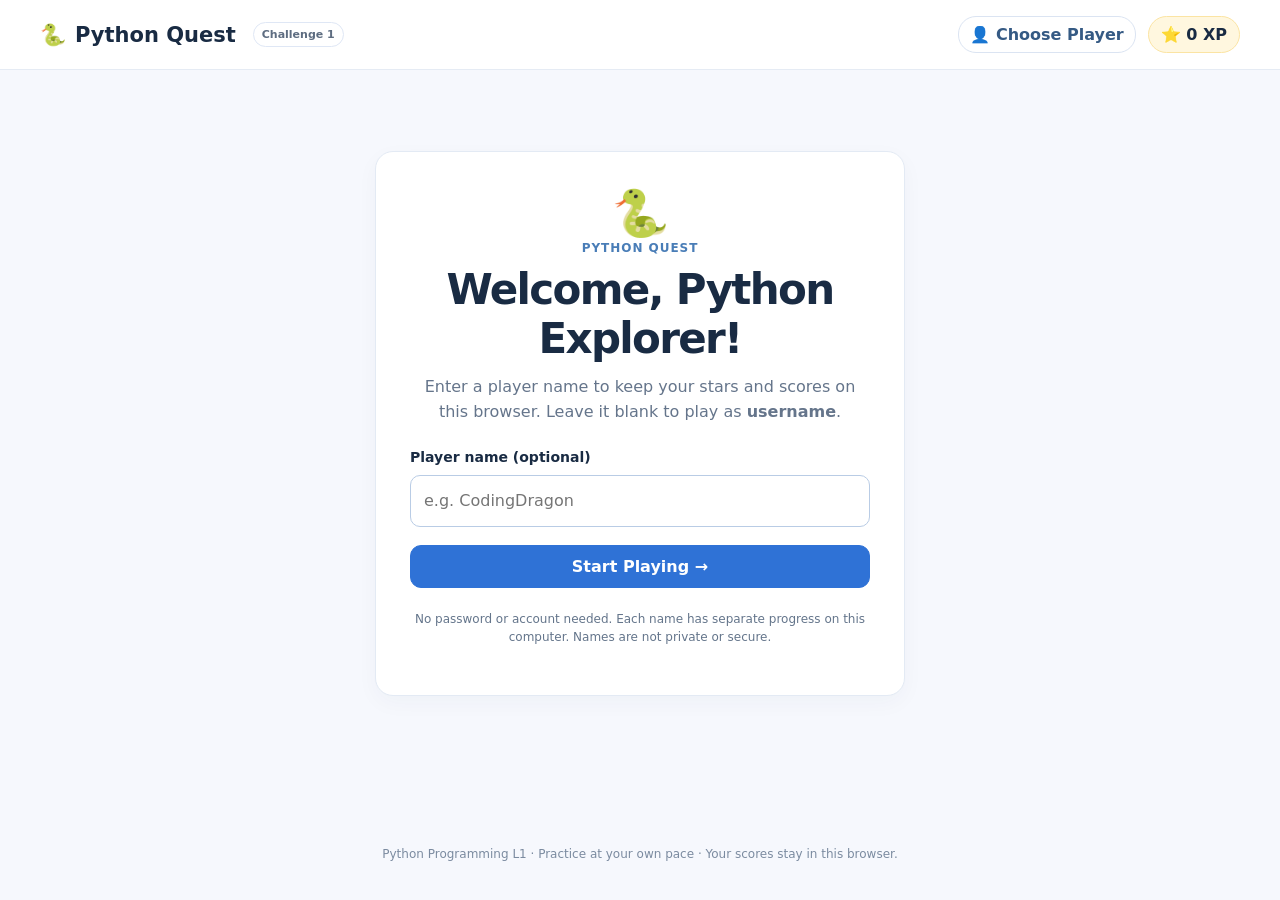
<file: index.html>
<!doctype html>
<html lang="en">
<head>
<meta charset="utf-8"><meta name="viewport" content="width=device-width,initial-scale=1">
<title>Python Quest · Learn Python by Playing</title>
<link rel="stylesheet" href="./styles.css">
</head>
<body>
<header class="topbar"><div class="brand">🐍 <b>Python Quest</b><span class="edition">Challenge 1</span></div><div class="header-actions"><button id="player-switch" class="player-switch" data-action="switch" hidden>👤 Choose Player</button><div class="score-pill" aria-live="polite">⭐ <span id="total-xp">0</span> XP</div></div></header>
<main id="app" tabindex="-1"></main>
<footer>Python Programming L1 · Practice at your own pace · Your scores stay in this browser.</footer>
<script type="module" src="./src/app.js"></script>
</body>
</html>
</file>
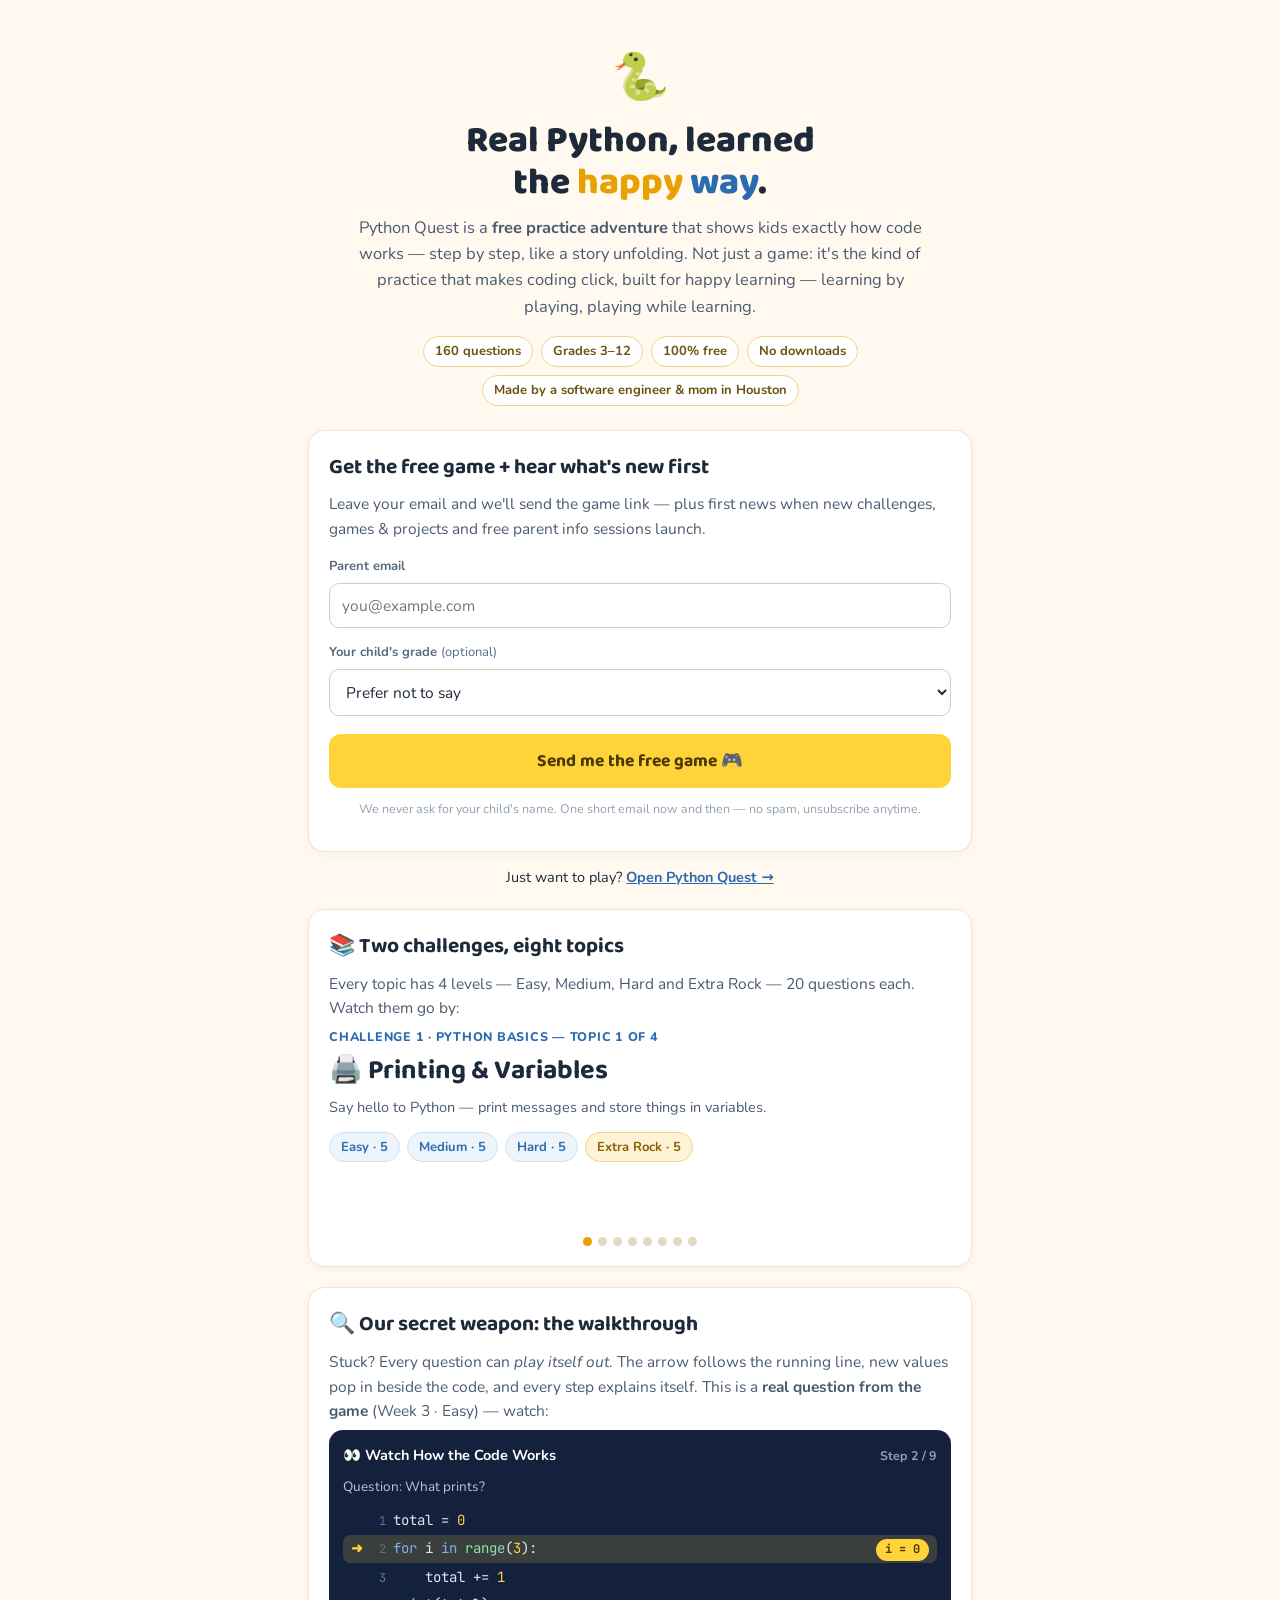
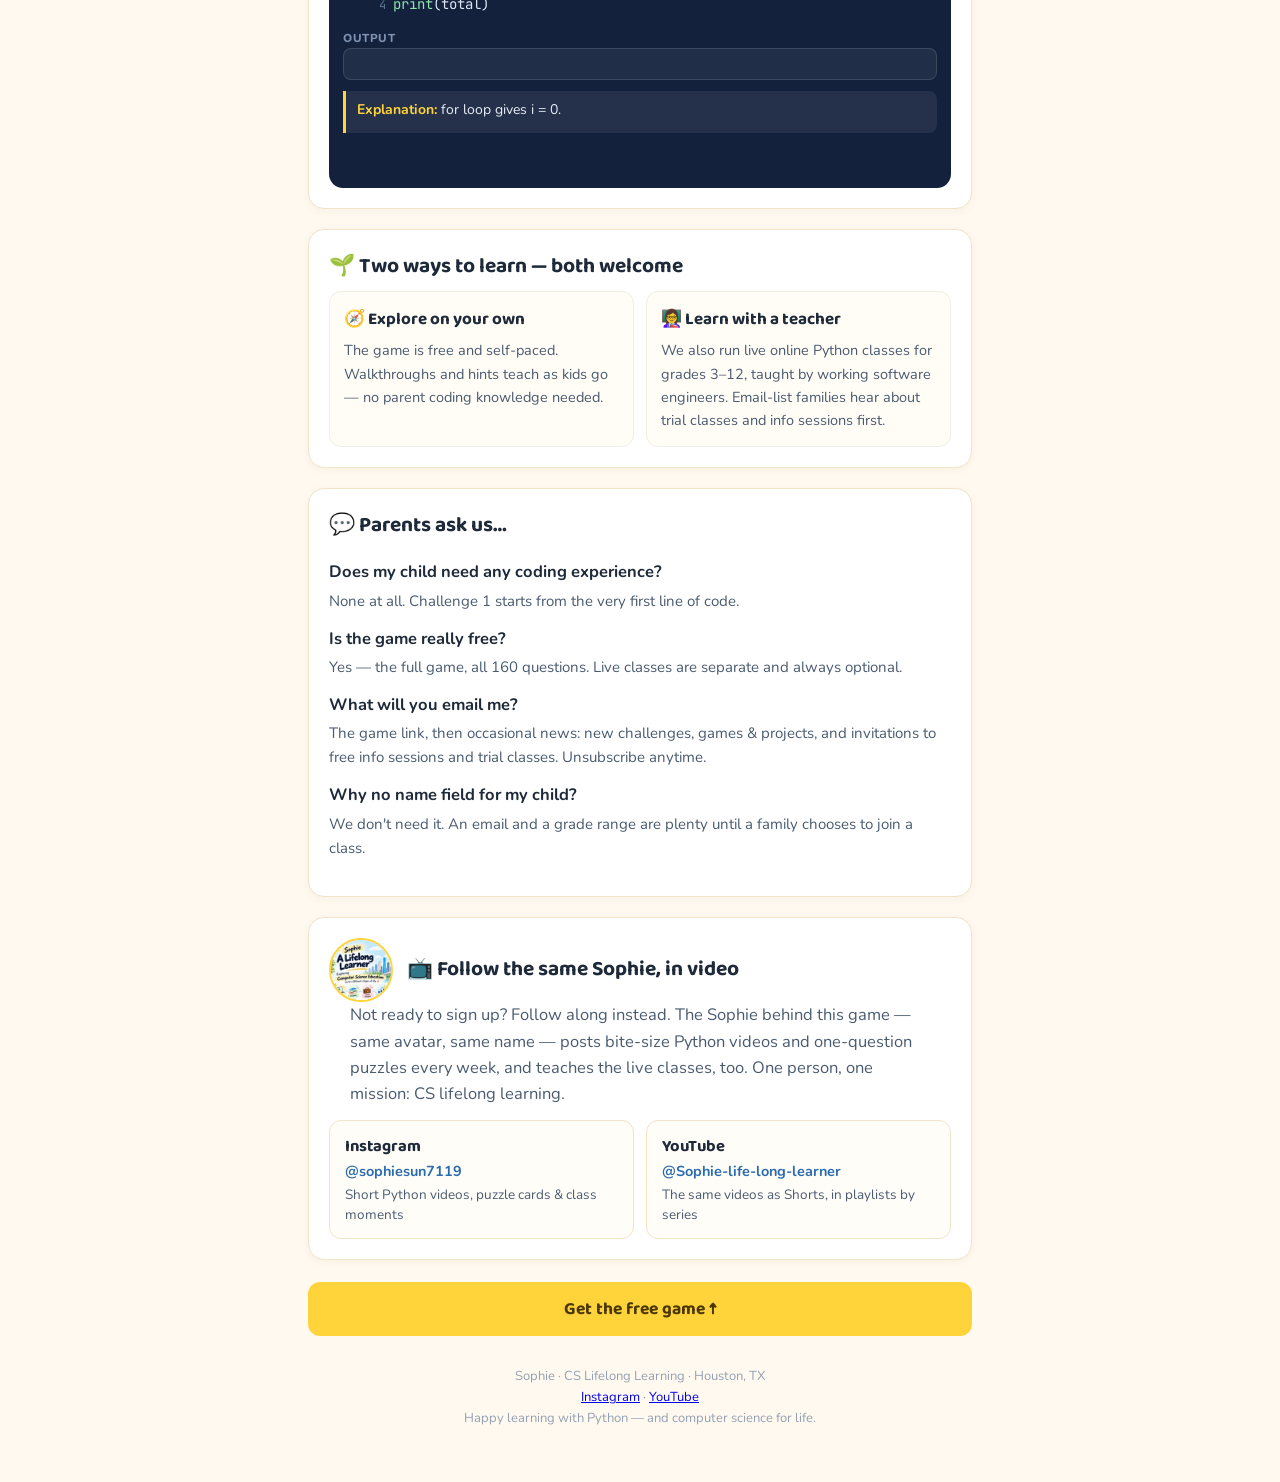
<file: parents.html>
<!DOCTYPE html>
<html lang="en">
<head>
<meta charset="UTF-8">
<meta name="viewport" content="width=device-width, initial-scale=1.0">
<title>Python Quest for Parents — real Python, learned the happy way</title>
<meta name="description" content="Python Quest is a free practice adventure that shows kids ages 8–14 how Python really works — step by step. 2 challenges, 160 questions, 4 levels. Get the free link plus news about new projects and info sessions.">
<link rel="preconnect" href="https://fonts.googleapis.com">
<link rel="preconnect" href="https://fonts.gstatic.com" crossorigin>
<link href="https://fonts.googleapis.com/css2?family=Baloo+2:wght@600;700;800&family=Nunito:wght@400;600;700&family=JetBrains+Mono:wght@400;700&display=swap" rel="stylesheet">
<style>
  * { box-sizing: border-box; }
  body { margin: 0; font-family: "Nunito", system-ui, -apple-system, "Segoe UI", sans-serif; background: #FFF9F0; color: #1E2A3A; font-size: 16.5px; line-height: 1.6; }
  .wrap { max-width: 700px; margin: 0 auto; padding: 26px 18px 52px; }
  h1, h2, .display { font-family: "Baloo 2", "Nunito", system-ui, sans-serif; }
  .hero { text-align: center; padding: 14px 0 4px; }
  .hero .snake { font-size: 46px; }
  h1 { font-size: 37px; line-height: 1.15; margin: 6px 0 10px; font-weight: 800; }
  h1 .accent { color: #2B6CB0; }
  h1 .happy { color: #E8A100; }
  .sub { color: #4A5B70; font-size: 16.5px; margin: 0 auto; max-width: 580px; }
  .trust { display: flex; flex-wrap: wrap; gap: 8px; justify-content: center; margin-top: 16px; }
  .trust span { background: #fff; border: 1.5px solid #F0D48A; color: #6B5310; font-size: 13px; font-weight: 700; padding: 4px 11px; border-radius: 999px; }
  .card { background: #fff; border: 1px solid #F1E4C8; border-radius: 16px; padding: 20px; margin-top: 20px; box-shadow: 0 2px 8px rgba(120, 84, 10, .06); }
  .card h2 { font-size: 21px; margin: 0 0 8px; font-weight: 700; }
  .card p.lead { color: #4A5B70; margin: 0 0 6px; font-size: 15.5px; }
  label { display: block; font-size: 13px; font-weight: 700; color: #5B6B7F; margin: 14px 0 6px; }
  input, select { width: 100%; padding: 11px 12px; font-size: 15.5px; border: 1.5px solid #D8CFAF; border-radius: 10px; background: #fff; color: #1E2A3A; font-family: inherit; }
  input:focus, select:focus { outline: 2px solid #2B6CB0; outline-offset: 1px; }
  .btn { display: inline-block; border: 0; cursor: pointer; background: #FFD43B; color: #4A3800; font-family: "Baloo 2", sans-serif; font-size: 17.5px; font-weight: 700; padding: 13px 22px; border-radius: 12px; width: 100%; margin-top: 18px; text-decoration: none; text-align: center; }
  .btn:hover { background: #F5C61D; }
  .btn.play { background: #2F9E6E; color: #fff; }
  .btn.play:hover { background: #278A5D; }
  .micro { font-size: 12.5px; color: #93A1B3; line-height: 1.5; margin-top: 12px; text-align: center; }
  .just-play { text-align: center; margin-top: 14px; font-size: 14.5px; }
  .just-play a { color: #2B6CB0; font-weight: 700; }
  .hidden { display: none; }
  .ok-icon { font-size: 38px; text-align: center; }
  /* Flash card A — curriculum carousel */
  .carousel { position: relative; min-height: 196px; }
  .frame { position: absolute; inset: 0; opacity: 0; transform: translateY(8px); transition: opacity .45s ease, transform .45s ease; pointer-events: none; }
  .frame.active { opacity: 1; transform: none; pointer-events: auto; }
  .frame .ch { font-size: 12.5px; font-weight: 800; letter-spacing: .06em; text-transform: uppercase; color: #2B6CB0; }
  .frame .topic { font-family: "Baloo 2", sans-serif; font-size: 27px; font-weight: 700; margin: 2px 0 4px; }
  .frame .desc { color: #4A5B70; font-size: 14.5px; margin: 0 0 12px; }
  .chips { display: flex; flex-wrap: wrap; gap: 7px; }
  .chips span { font-size: 13px; font-weight: 700; padding: 4px 11px; border-radius: 999px; background: #EEF4FB; color: #2B6CB0; border: 1.5px solid #CFE0F2; }
  .chips span.x { background: #FFF3D6; color: #8A6100; border-color: #F0D48A; }
  .dots { display: flex; gap: 6px; justify-content: center; margin-top: 14px; }
  .dots button { width: 9px; height: 9px; border-radius: 50%; border: 0; background: #E3D9BE; cursor: pointer; padding: 0; }
  .dots button.on { background: #E8A100; }
  /* Flash card B — walkthrough demo (mirrors the game's real trace player) */
  .codecard { background: #14213D; border-radius: 14px; padding: 14px 14px 12px; color: #DCE6F5; font-family: "JetBrains Mono", monospace; font-size: 14px; }
  .cc-head { display: flex; justify-content: space-between; align-items: baseline; font-family: "Nunito", sans-serif; margin-bottom: 9px; }
  .cc-head b { font-size: 14.5px; color: #fff; }
  .cc-head .cc-step { font-size: 12.5px; color: #93A1B3; font-weight: 700; }
  .cc-q { font-family: "Nunito", sans-serif; font-size: 13.5px; color: #B9C8DE; margin-bottom: 8px; }
  .codecard .ln { display: flex; align-items: baseline; gap: 7px; padding: 2.5px 8px; border-radius: 7px; transition: background .2s; }
  .codecard .ln.on { background: rgba(255, 212, 59, .16); }
  .codecard .arr { width: 15px; flex: none; color: #FFD43B; font-weight: 700; }
  .codecard .no { width: 13px; flex: none; color: #5E7292; font-size: 12px; text-align: right; }
  .codecard .src { white-space: pre; }
  .codecard .kw { color: #7FB2F0; } .codecard .num { color: #FFD43B; } .codecard .fn { color: #8FE3B0; }
  .tagchip { margin-left: auto; flex: none; font-size: 12px; font-weight: 700; background: #FFD43B; color: #4A3800; padding: 1.5px 9px; border-radius: 999px; opacity: 0; transform: translateX(6px); transition: all .22s; }
  .tagchip.show { opacity: 1; transform: none; }
  .tagchip.end { background: #3A4E73; color: #B9C8DE; }
  .cc-out { margin-top: 11px; font-family: "Nunito", sans-serif; }
  .cc-out .lbl { font-size: 11.5px; font-weight: 800; letter-spacing: .05em; text-transform: uppercase; color: #7E93B3; }
  .cc-out .box { background: rgba(255,255,255,.06); border: 1px solid rgba(255,255,255,.13); border-radius: 8px; min-height: 32px; padding: 4px 10px; font-family: "JetBrains Mono", monospace; color: #8FE3B0; }
  .cc-expl { margin-top: 11px; background: rgba(255,255,255,.07); border-left: 3.5px solid #FFD43B; border-radius: 0 8px 8px 0; padding: 8px 11px; font-family: "Nunito", sans-serif; font-size: 14px; color: #E8EEF7; min-height: 42px; }
  .cc-expl b { color: #FFD43B; }
  .stamp { display: inline-block; margin-top: 11px; background: #2F9E6E; color: #fff; font-family: "Baloo 2", sans-serif; font-weight: 700; font-size: 15px; padding: 4px 14px; border-radius: 999px; opacity: 0; transform: scale(.85); transition: all .3s; }
  .stamp.show { opacity: 1; transform: none; }
  /* Two ways */
  .ways { display: grid; grid-template-columns: 1fr 1fr; gap: 12px; }
  .way { border: 1.5px solid #EEF0E6; border-radius: 12px; padding: 14px; background: #FFFDF6; }
  .way h3 { font-family: "Baloo 2", sans-serif; margin: 0 0 6px; font-size: 17px; }
  .way p { margin: 0; font-size: 14.5px; color: #4A5B70; }
  @media (max-width: 560px) { .ways { grid-template-columns: 1fr; } h1 { font-size: 31px; } }
  .social { display: grid; grid-template-columns: 1fr 1fr; gap: 12px; margin-top: 12px; }
  .social a { display: block; text-decoration: none; border: 1.5px solid #F1E4C8; border-radius: 12px; padding: 13px 15px; color: #1E2A3A; background: #FFFDF8; }
  .social a:hover { border-color: #FFD43B; }
  .social .plat { font-family: "Baloo 2", sans-serif; font-weight: 700; font-size: 16.5px; }
  .social .handle { color: #2B6CB0; font-weight: 700; font-size: 14.5px; }
  .social .what { color: #4A5B70; font-size: 13.5px; margin-top: 2px; line-height: 1.45; }
  @media (max-width: 560px) { .social { grid-template-columns: 1fr; } }
  .faq dt { font-weight: 700; margin-top: 13px; }
  .faq dd { margin: 3px 0 0; color: #4A5B70; font-size: 15px; }
  footer { text-align: center; color: #93A1B3; font-size: 13px; margin-top: 30px; line-height: 1.65; }
</style>
</head>
<body>
<div class="wrap" id="top">
  <div class="hero">
    <div class="snake">🐍</div>
    <h1>Real Python, learned<br>the <span class="happy">happy</span> <span class="accent">way</span>.</h1>
    <p class="sub">Python Quest is a <strong>free practice adventure</strong> that shows kids exactly how code works — step by step, like a story unfolding. Not just a game: it's the kind of practice that makes coding click, built for happy learning — learning by playing, playing while learning.</p>
    <div class="trust">
      <span>160 questions</span><span>Grades 3–12</span><span>100% free</span><span>No downloads</span><span>Made by a software engineer &amp; mom in Houston</span>
    </div>
  </div>

  <div class="card" id="form-card">
    <h2>Get the free game + hear what's new first</h2>
    <p class="lead">Leave your email and we'll send the game link — plus first news when new challenges, games &amp; projects and free parent info sessions launch.</p>
    <form id="lead-form">
      <label for="email">Parent email</label>
      <input id="email" type="email" required autocomplete="email" placeholder="you@example.com">
      <label for="grade">Your child's grade <span style="font-weight:400">(optional)</span></label>
      <select id="grade">
        <option value="">Prefer not to say</option>
        <option>Grade 3–4</option>
        <option>Grade 5–6</option>
        <option>Grade 7–8</option>
        <option>Grade 9+</option>
      </select>
      <button class="btn" type="submit" id="submit-btn">Send me the free game 🎮</button>
      <p class="micro">We never ask for your child's name. One short email now and then — no spam, unsubscribe anytime.</p>
    </form>
  </div>

  <div class="card hidden" id="done-card">
    <div class="ok-icon">🎉</div>
    <h2 style="text-align:center">You're in!</h2>
    <p class="lead" style="text-align:center">Here's the game — your child can start exploring right now:</p>
    <a class="btn play" href="./index.html">▶ Play Python Quest</a>
    <p class="micro">We'll email you when new challenges, projects and info sessions launch.</p>
  </div>

  <p class="just-play">Just want to play? <a href="./index.html">Open Python Quest →</a></p>

  <div class="card">
    <h2>📚 Two challenges, eight topics</h2>
    <p class="lead">Every topic has 4 levels — Easy, Medium, Hard and Extra Rock — 20 questions each. Watch them go by:</p>
    <div class="carousel" id="carousel"></div>
    <div class="dots" id="dots"></div>
  </div>

  <div class="card">
    <h2>🔍 Our secret weapon: the walkthrough</h2>
    <p class="lead">Stuck? Every question can <em>play itself out</em>. The arrow follows the running line, new values pop in beside the code, and every step explains itself. This is a <strong>real question from the game</strong> (Week 3 · Easy) — watch:</p>
    <div class="codecard" id="codecard">
      <div class="cc-head"><b>👀 Watch How the Code Works</b><span class="cc-step" id="cc-step">Step 0 / 9</span></div>
      <div class="cc-q">Question: What prints?</div>
      <div class="ln" data-l="0"><span class="arr"></span><span class="no">1</span><span class="src">total = <span class="num">0</span></span><span class="tagchip" id="chip-0"></span></div>
      <div class="ln" data-l="1"><span class="arr"></span><span class="no">2</span><span class="src"><span class="kw">for</span> i <span class="kw">in</span> <span class="fn">range</span>(<span class="num">3</span>):</span><span class="tagchip" id="chip-1"></span></div>
      <div class="ln" data-l="2"><span class="arr"></span><span class="no">3</span><span class="src">    total += <span class="num">1</span></span><span class="tagchip" id="chip-2"></span></div>
      <div class="ln" data-l="3"><span class="arr"></span><span class="no">4</span><span class="src"><span class="fn">print</span>(total)</span><span class="tagchip" id="chip-3"></span></div>
      <div class="cc-out"><div class="lbl">Output</div><div class="box" id="cc-out"></div></div>
      <div class="cc-expl" id="cc-expl"><b>Explanation:</b> <span id="cc-expl-text"></span></div>
      <span class="stamp" id="stamp">✓ Answer: 3</span>
    </div>
  </div>

  <div class="card">
    <h2>🌱 Two ways to learn — both welcome</h2>
    <div class="ways">
      <div class="way">
        <h3>🧭 Explore on your own</h3>
        <p>The game is free and self-paced. Walkthroughs and hints teach as kids go — no parent coding knowledge needed.</p>
      </div>
      <div class="way">
        <h3>👩‍🏫 Learn with a teacher</h3>
        <p>We also run live online Python classes for grades 3–12, taught by working software engineers. Email-list families hear about trial classes and info sessions first.</p>
      </div>
    </div>
  </div>

  <div class="card">
    <h2>💬 Parents ask us…</h2>
    <dl class="faq">
      <dt>Does my child need any coding experience?</dt>
      <dd>None at all. Challenge 1 starts from the very first line of code.</dd>
      <dt>Is the game really free?</dt>
      <dd>Yes — the full game, all 160 questions. Live classes are separate and always optional.</dd>
      <dt>What will you email me?</dt>
      <dd>The game link, then occasional news: new challenges, games &amp; projects, and invitations to free info sessions and trial classes. Unsubscribe anytime.</dd>
      <dt>Why no name field for my child?</dt>
      <dd>We don't need it. An email and a grade range are plenty until a family chooses to join a class.</dd>
    </dl>
  </div>

  <div class="card">
    <div style="display:flex; gap:14px; align-items:center">
      <img src="[data-uri]" alt="Sophie — A Lifelong Learner" style="width:64px; height:64px; border-radius:50%; border:2.5px solid #FFD43B; flex:none">
      <h2 style="margin:0">📺 Follow the same Sophie, in video</h2>
    </div>
    <p class="sub">Not ready to sign up? Follow along instead. The Sophie behind this game — same avatar, same name — posts bite-size Python videos and one-question puzzles every week, and teaches the live classes, too. One person, one mission: CS lifelong learning.</p>
    <div class="social">
      <a href="https://www.instagram.com/sophiesun7119/" target="_blank" rel="noopener">
        <div class="plat">Instagram</div>
        <div class="handle">@sophiesun7119</div>
        <div class="what">Short Python videos, puzzle cards &amp; class moments</div>
      </a>
      <a href="https://www.youtube.com/@Sophie-life-long-learner" target="_blank" rel="noopener">
        <div class="plat">YouTube</div>
        <div class="handle">@Sophie-life-long-learner</div>
        <div class="what">The same videos as Shorts, in playlists by series</div>
      </a>
    </div>
  </div>

  <a class="btn" href="#top" style="margin-top:22px">Get the free game ↑</a>

  <footer>
    Sophie · CS Lifelong Learning · Houston, TX<br>
    <a href="https://www.instagram.com/sophiesun7119/" target="_blank" rel="noopener">Instagram</a> · <a href="https://www.youtube.com/@Sophie-life-long-learner" target="_blank" rel="noopener">YouTube</a><br>
    Happy learning with Python — and computer science for life.
  </footer>
</div>

<script>
  /* ---------- Lead form (unchanged plumbing) ---------- */
  var SUPABASE_URL = 'https://delpcanykrobigufyomd.supabase.co';
  var ANON_KEY = 'eyJhbGciOiJIUzI1NiIsInR5cCI6IkpXVCJ9.eyJpc3MiOiJzdXBhYmFzZSIsInJlZiI6ImRlbHBjYW55a3JvYmlndWZ5b21kIiwicm9sZSI6ImFub24iLCJpYXQiOjE3OTQ3OTc4ODQsImV4cCI6MjExMDM3Mzg4NH0.d6wZSQH0LZ8Z85FPKrtRumEmh5C0pgQSI8S8ET7znF4';
  var source = new URLSearchParams(location.search).get('src') || 'direct';

  /* ---------- Visit tracking (write-only, fail-silent) ---------- */
  try {
    fetch(SUPABASE_URL + '/rest/v1/page_views', {
      method: 'POST',
      headers: { 'apikey': ANON_KEY, 'Authorization': 'Bearer ' + ANON_KEY, 'Content-Type': 'application/json', 'Prefer': 'return=minimal' },
      body: JSON.stringify({ source: source, page: 'parents', referrer: document.referrer || null }),
      keepalive: true
    }).catch(function () {});
  } catch (e) {}

  document.getElementById('lead-form').addEventListener('submit', function (e) {
    e.preventDefault();
    var btn = document.getElementById('submit-btn');
    btn.disabled = true; btn.textContent = 'One moment…';
    var payload = {
      email: document.getElementById('email').value.trim(),
      kid_grade: document.getElementById('grade').value || null,
      source: source
    };
    function done() {
      document.getElementById('form-card').classList.add('hidden');
      var d = document.getElementById('done-card');
      d.classList.remove('hidden');
      d.scrollIntoView({ behavior: 'smooth', block: 'center' });
    }
    fetch(SUPABASE_URL + '/rest/v1/parent_leads', {
      method: 'POST',
      headers: { 'apikey': ANON_KEY, 'Authorization': 'Bearer ' + ANON_KEY, 'Content-Type': 'application/json', 'Prefer': 'return=minimal' },
      body: JSON.stringify(payload)
    }).then(done).catch(done);
  });

  var reduced = window.matchMedia('(prefers-reduced-motion: reduce)').matches;

  /* ---------- Flash card A: curriculum carousel ---------- */
  var TOPICS = [
    { ch: 'Challenge 1 · Python Basics', topic: '🖨️ Printing & Variables', desc: 'Say hello to Python — print messages and store things in variables.' },
    { ch: 'Challenge 1 · Python Basics', topic: '🔀 Logic & Decisions', desc: 'Teach the computer to choose — if, elif and else.' },
    { ch: 'Challenge 1 · Python Basics', topic: '🔁 Loops', desc: 'Make Python repeat itself — for loops and while loops.' },
    { ch: 'Challenge 1 · Python Basics', topic: '🧩 Functions', desc: 'Package code into reusable building blocks.' },
    { ch: 'Challenge 2 · Data Explorer', topic: '📋 Lists', desc: 'Collect many things in one place — and slice, sort and search them.' },
    { ch: 'Challenge 2 · Data Explorer', topic: '🔤 Strings', desc: 'Play with text — slice it, search it, rebuild it.' },
    { ch: 'Challenge 2 · Data Explorer', topic: '🎲 Sets', desc: 'Collections with no duplicates — and clever set math.' },
    { ch: 'Challenge 2 · Data Explorer', topic: '🗂️ Dictionaries', desc: 'Look things up by name with key–value pairs.' }
  ];
  var car = document.getElementById('carousel'), dots = document.getElementById('dots'), cur = 0, carTimer = null;
  TOPICS.forEach(function (t, i) {
    var f = document.createElement('div');
    f.className = 'frame' + (i === 0 ? ' active' : '');
    f.innerHTML = '<div class="ch">' + t.ch + ' — Topic ' + (i % 4 + 1) + ' of 4</div>' +
      '<div class="topic">' + t.topic + '</div><p class="desc">' + t.desc + '</p>' +
      '<div class="chips"><span>Easy · 5</span><span>Medium · 5</span><span>Hard · 5</span><span class="x">Extra Rock · 5</span></div>';
    car.appendChild(f);
    var d = document.createElement('button');
    if (i === 0) d.className = 'on';
    d.setAttribute('aria-label', 'Show topic ' + (i + 1));
    d.addEventListener('click', function () { showFrame(i); restartCar(); });
    dots.appendChild(d);
  });
  function showFrame(i) {
    car.children[cur].classList.remove('active'); dots.children[cur].classList.remove('on');
    cur = i;
    car.children[cur].classList.add('active'); dots.children[cur].classList.add('on');
  }
  function restartCar() {
    if (carTimer) clearInterval(carTimer);
    if (!reduced) carTimer = setInterval(function () { showFrame((cur + 1) % TOPICS.length); }, 2400);
  }
  car.addEventListener('mouseenter', function () { if (carTimer) clearInterval(carTimer); });
  car.addEventListener('mouseleave', restartCar);
  restartCar();

  /* ---------- Flash card B: the game's REAL walkthrough for question W3-E-04 ----------
     Steps, explanations and outputs below are copied verbatim from the game's own
     trace data (data/traces-week3.json), so this demo shows the feature as it is. */
  var STEPS = [
    { l: -1, chip: null, out: '', expl: 'Ready! Press Next Step to see each line run.' },
    { l: 0, chip: 'total = 0', out: '', expl: 'Create total = 0.' },
    { l: 1, chip: 'i = 0', out: '', expl: 'for loop gives i = 0.' },
    { l: 2, chip: 'total = 1', out: '', expl: 'Add 1: total becomes 1.' },
    { l: 1, chip: 'i = 1', out: '', expl: 'for loop gives i = 1.' },
    { l: 2, chip: 'total = 2', out: '', expl: 'Add 1: total becomes 2.' },
    { l: 1, chip: 'i = 2', out: '', expl: 'for loop gives i = 2.' },
    { l: 2, chip: 'total = 3', out: '', expl: 'Add 1: total becomes 3.' },
    { l: 1, chip: 'loop ends', end: true, out: '', expl: 'There are no more range(3) values; exit loop.' },
    { l: 3, chip: null, out: '3', expl: 'Call print() to display "3".' }
  ];
  var lines = document.querySelectorAll('#codecard .ln'), si = 0, wtTimer = null;
  var ccStep = document.getElementById('cc-step'), ccOut = document.getElementById('cc-out'),
      ccExpl = document.getElementById('cc-expl-text'), stamp = document.getElementById('stamp');
  var chips = [0, 1, 2, 3].map(function (i) { return document.getElementById('chip-' + i); });
  function applyStep(s) {
    lines.forEach(function (el) {
      var on = +el.dataset.l === s.l;
      el.classList.toggle('on', on);
      el.querySelector('.arr').textContent = on ? '➜' : '';
    });
    chips.forEach(function (c) { c.classList.remove('show'); });
    if (s.chip && s.l >= 0) {
      var c = chips[s.l];
      c.textContent = s.chip;
      c.classList.toggle('end', !!s.end);
      c.classList.add('show');
    }
    ccOut.textContent = s.out;
    ccExpl.textContent = s.expl;
    ccStep.textContent = 'Step ' + si + ' / ' + (STEPS.length - 1);
    stamp.classList.toggle('show', si === STEPS.length - 1);
  }
  function wtLoop() {
    if (wtTimer) clearInterval(wtTimer);
    if (reduced) { si = STEPS.length - 1; applyStep(STEPS[si]); return; }
    wtTimer = setInterval(function () {
      si++;
      if (si >= STEPS.length) { clearInterval(wtTimer); setTimeout(function () { si = 0; applyStep(STEPS[0]); wtLoop(); }, 1500); return; }
      applyStep(STEPS[si]);
    }, 620);
  }
  var cc = document.getElementById('codecard');
  cc.addEventListener('mouseenter', function () { if (wtTimer) clearInterval(wtTimer); });
  cc.addEventListener('mouseleave', wtLoop);
  applyStep(STEPS[0]); wtLoop();
</script>
</body>
</html>
</file>
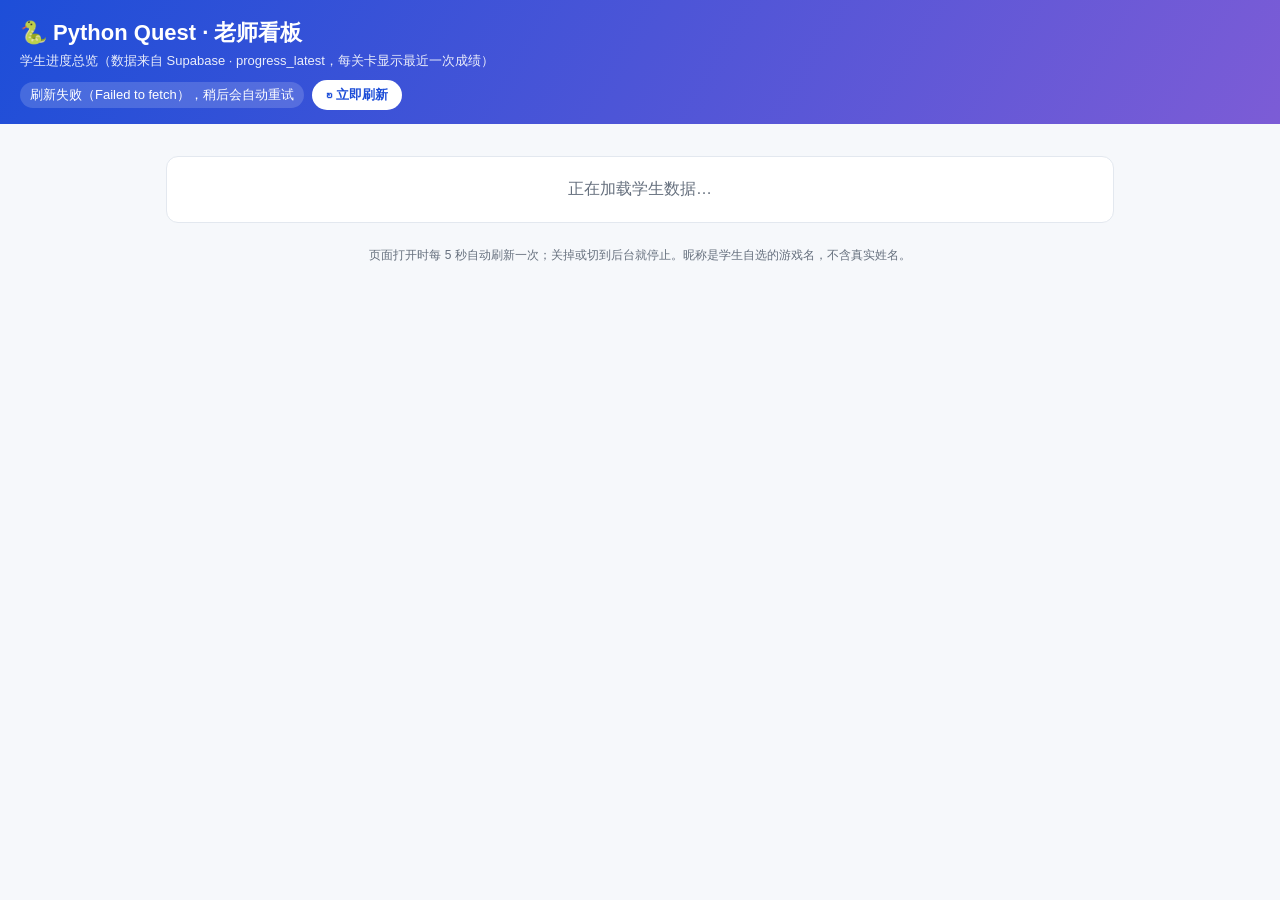
<file: teacher.html>
<!DOCTYPE html>
<html lang="zh-CN">
<head>
<meta charset="utf-8">
<meta name="viewport" content="width=device-width, initial-scale=1">
<title>Python Quest · 老师看板</title>
<style>
  :root { --ink:#1c2430; --muted:#66707e; --line:#e3e8ef; --bg:#f6f8fb; --card:#fff;
          --green:#1f9d55; --amber:#d97706; --violet:#7c5cd6; --grey:#9aa5b1; --accent:#2563eb; }
  * { box-sizing:border-box; }
  body { margin:0; font-family:-apple-system,"Segoe UI",Roboto,"PingFang SC","Microsoft YaHei",sans-serif;
         background:var(--bg); color:var(--ink); }
  header { background:linear-gradient(120deg,#1d4ed8,#7c5cd6); color:#fff; padding:18px 20px 14px; }
  header h1 { margin:0; font-size:22px; }
  header .sub { opacity:.9; font-size:13px; margin-top:4px; }
  .bar { display:flex; flex-wrap:wrap; gap:8px; align-items:center; margin-top:10px; }
  .bar .status { font-size:13px; background:rgba(255,255,255,.16); padding:4px 10px; border-radius:999px; }
  .bar button { border:0; background:#fff; color:#1d4ed8; font-weight:600; padding:6px 14px;
                border-radius:999px; cursor:pointer; font-size:13px; }
  main { max-width:980px; margin:0 auto; padding:16px; }
  .stats { display:grid; grid-template-columns:repeat(auto-fit,minmax(130px,1fr)); gap:10px; margin-bottom:16px; }
  .stat { background:var(--card); border:1px solid var(--line); border-radius:12px; padding:12px 14px; }
  .stat .num { font-size:24px; font-weight:700; }
  .stat .lbl { font-size:12px; color:var(--muted); margin-top:2px; }
  .student { background:var(--card); border:1px solid var(--line); border-radius:14px; margin-bottom:14px; overflow:hidden; }
  .student > .head { display:flex; flex-wrap:wrap; gap:6px 14px; align-items:baseline;
                     padding:12px 16px; border-bottom:1px solid var(--line); background:#fbfcfe; }
  .student .name { font-size:18px; font-weight:700; }
  .student .meta { font-size:13px; color:var(--muted); }
  .student .meta b { color:var(--ink); }
  table { width:100%; border-collapse:collapse; font-size:14px; }
  th, td { text-align:left; padding:8px 12px; border-bottom:1px solid var(--line); vertical-align:middle; }
  th { font-size:12px; color:var(--muted); font-weight:600; }
  tr:last-child td { border-bottom:0; }
  .bar-wrap { background:#edf1f6; border-radius:999px; height:8px; width:110px; display:inline-block; vertical-align:middle; }
  .bar-fill { background:var(--green); height:8px; border-radius:999px; }
  .chips { display:flex; flex-wrap:wrap; gap:4px; }
  .chip { font-size:11px; padding:2px 7px; border-radius:999px; border:1px solid var(--line); white-space:nowrap; }
  .chip.solved  { background:#e7f7ee; border-color:#bfe8cf; }
  .chip.skipped { background:#fdf3e3; border-color:#f3ddba; }
  .chip.revealed{ background:#f0eafd; border-color:#ddd0f7; }
  .chip.pending { background:#f2f4f7; color:var(--grey); }
  .done { color:var(--green); font-weight:600; }
  .empty, .error { background:var(--card); border:1px solid var(--line); border-radius:12px;
                   padding:22px; text-align:center; color:var(--muted); }
  .error { color:#b42318; border-color:#f3c2bd; }
  footer { text-align:center; color:var(--muted); font-size:12px; padding:8px 16px 24px; }
  @media (max-width:640px){ .bar-wrap{width:70px} th.hide-s, td.hide-s{display:none} }
</style>
</head>
<body>
<header>
  <h1>🐍 Python Quest · 老师看板</h1>
  <div class="sub">学生进度总览（数据来自 Supabase · progress_latest，每关卡显示最近一次成绩）</div>
  <div class="bar">
    <span class="status" id="status">正在加载…</span>
    <button id="refresh" type="button">↻ 立即刷新</button>
  </div>
</header>
<main>
  <div class="stats" id="stats"></div>
  <div id="content"><div class="empty">正在加载学生数据…</div></div>
</main>
<footer>页面打开时每 5 秒自动刷新一次；关掉或切到后台就停止。昵称是学生自选的游戏名，不含真实姓名。</footer>

<script>
const SUPABASE_URL = 'https://delpcanykrobigufyomd.supabase.co';
const SUPABASE_ANON_KEY = 'eyJhbGciOiJIUzI1NiIsInR5cCI6IkpXVCJ9.eyJpc3MiOiJzdXBhYmFzZSIsInJlZiI6ImRlbHBjYW55a3JvYmlndWZ5b21kIiwicm9sZSI6ImFub24iLCJpYXQiOjE3OTQ3OTc4ODQsImV4cCI6MjExMDM3Mzg4NH0.d6wZSQH0LZ8Z85FPKrtRumEmh5C0pgQSI8S8ET7znF4';
const WEEK_TOPICS = {1:'Output & Variables',2:'Logic & Decisions',3:'Loop Master',4:'Function Builder',
                     6:'Lists',7:'Strings',8:'Sets',9:'Dictionaries'};
const DIFF_LABELS = {easy:'Easy',medium:'Medium',hard:'Hard',extra:'Extra Rock'};
const STATUS_ICON = {solved:'✅',skipped:'⏭️',revealed:'👀',pending:'○'};
const REFRESH_MS = 5000;

const $ = s => document.querySelector(s);
let loading = false;

function esc(s){ return String(s ?? '').replace(/[&<>"']/g, c => ({'&':'&amp;','<':'&lt;','>':'&gt;','"':'&quot;',"'":'&#39;'}[c])); }
function relTime(iso){
  const t = new Date(iso).getTime(); if (isNaN(t)) return '';
  const s = Math.max(0, (Date.now() - t) / 1000);
  if (s < 60) return '刚刚';
  if (s < 3600) return Math.floor(s / 60) + ' 分钟前';
  if (s < 86400) return Math.floor(s / 3600) + ' 小时前';
  return Math.floor(s / 86400) + ' 天前';
}
function absTime(iso){ const d = new Date(iso); return isNaN(d) ? '' : d.toLocaleString(); }

async function load(){
  if (loading) return; loading = true;
  try {
    const res = await fetch(SUPABASE_URL + '/rest/v1/progress_latest?select=nickname,week,difficulty,solved,xp,cards,created_at&order=created_at.desc',
      { headers: { apikey: SUPABASE_ANON_KEY, Authorization: 'Bearer ' + SUPABASE_ANON_KEY } });
    if (!res.ok) throw new Error('HTTP ' + res.status);
    render(await res.json());
    $('#status').textContent = '上次更新 ' + new Date().toLocaleTimeString() + ' · 每 5 秒自动刷新';
  } catch (e) {
    $('#status').textContent = '刷新失败（' + e.message + '），稍后会自动重试';
  } finally { loading = false; }
}

function render(rows){
  const students = new Map();
  for (const r of rows) {
    if (!students.has(r.nickname)) students.set(r.nickname, []);
    students.get(r.nickname).push(r);
  }
  const totalSolved = rows.reduce((n, r) => n + (r.solved || 0), 0);
  const totalXP = rows.reduce((n, r) => n + (r.xp || 0), 0);
  const finished = rows.filter(r => Array.isArray(r.cards) && r.cards.length && r.cards.every(c => c.status !== 'pending')).length;
  const last = rows.length ? rows.map(r => r.created_at).sort().slice(-1)[0] : null;
  $('#stats').innerHTML =
    stat(students.size, '学生人数') + stat(rows.length, '关卡记录') +
    stat(finished, '已完成关卡') + stat(totalSolved, '答对卡片总数') +
    stat(totalXP, '总 XP') + stat(last ? relTime(last) : '—', '最近活跃');

  if (!rows.length) {
    $('#content').innerHTML = '<div class="empty">还没有学生数据。<br>学生在游戏里答对第一张卡后，这里就会出现。</div>';
    return;
  }
  const sorted = [...students.entries()].map(([name, qs]) => ({
      name, qs,
      xp: qs.reduce((n, r) => n + (r.xp || 0), 0),
      solved: qs.reduce((n, r) => n + (r.solved || 0), 0),
      cards: qs.reduce((n, r) => n + (Array.isArray(r.cards) ? r.cards.length : 0), 0),
      last: qs.map(r => r.created_at).sort().slice(-1)[0]
    })).sort((a, b) => new Date(b.last) - new Date(a.last));
  $('#content').innerHTML = sorted.map(studentHtml).join('');
}
function stat(num, lbl){ return '<div class="stat"><div class="num">' + esc(num) + '</div><div class="lbl">' + esc(lbl) + '</div></div>'; }

function studentHtml(s){
  const questRows = [...s.qs].sort((a, b) => a.week - b.week || a.difficulty.localeCompare(b.difficulty)).map(q => {
    const cards = Array.isArray(q.cards) ? q.cards : [];
    const doneAll = cards.length && cards.every(c => c.status !== 'pending');
    const pct = cards.length ? Math.round(100 * (q.solved || 0) / cards.length) : 0;
    const chips = cards.map(c => '<span class="chip ' + esc(c.status) + '" title="' + esc(c.id + ' · ' + c.status) + '">' +
        esc(c.id.replace(/^W\d+-/, '')) + ' ' + (STATUS_ICON[c.status] || '') + '</span>').join('');
    return '<tr>' +
      '<td><b>Week ' + q.week + '</b> ' + esc(WEEK_TOPICS[q.week] || '') + '<br><span style="color:var(--muted);font-size:12px">' +
        (q.week <= 4 ? 'Challenge 1' : 'Challenge 2') + '</span></td>' +
      '<td>' + esc(DIFF_LABELS[q.difficulty] || q.difficulty) + (doneAll ? ' <span class="done">✓ 完成</span>' : '') + '</td>' +
      '<td><span class="bar-wrap"><span class="bar-fill" style="width:' + pct + '%"></span></span> ' + (q.solved || 0) + '/' + cards.length + '</td>' +
      '<td>' + (q.xp || 0) + '</td>' +
      '<td><div class="chips">' + chips + '</div></td>' +
      '<td class="hide-s" title="' + esc(absTime(q.created_at)) + '">' + esc(relTime(q.created_at)) + '</td>' +
      '</tr>';
  }).join('');
  return '<section class="student"><div class="head">' +
    '<span class="name">👤 ' + esc(s.name) + '</span>' +
    '<span class="meta">总 XP <b>' + s.xp + '</b></span>' +
    '<span class="meta">关卡 <b>' + s.qs.length + '</b></span>' +
    '<span class="meta">答对 <b>' + s.solved + '/' + s.cards + '</b> 张卡</span>' +
    '<span class="meta">最后活跃 <b>' + esc(relTime(s.last)) + '</b></span>' +
    '</div><table><thead><tr><th>Week</th><th>Level</th><th>答对</th><th>XP</th><th>每张卡</th><th class="hide-s">更新</th></tr></thead>' +
    '<tbody>' + questRows + '</tbody></table></section>';
}

$('#refresh').addEventListener('click', load);
document.addEventListener('visibilitychange', () => { if (!document.hidden) load(); });
load();
setInterval(() => { if (!document.hidden) load(); }, REFRESH_MS);
</script>
</body>
</html>
</file>
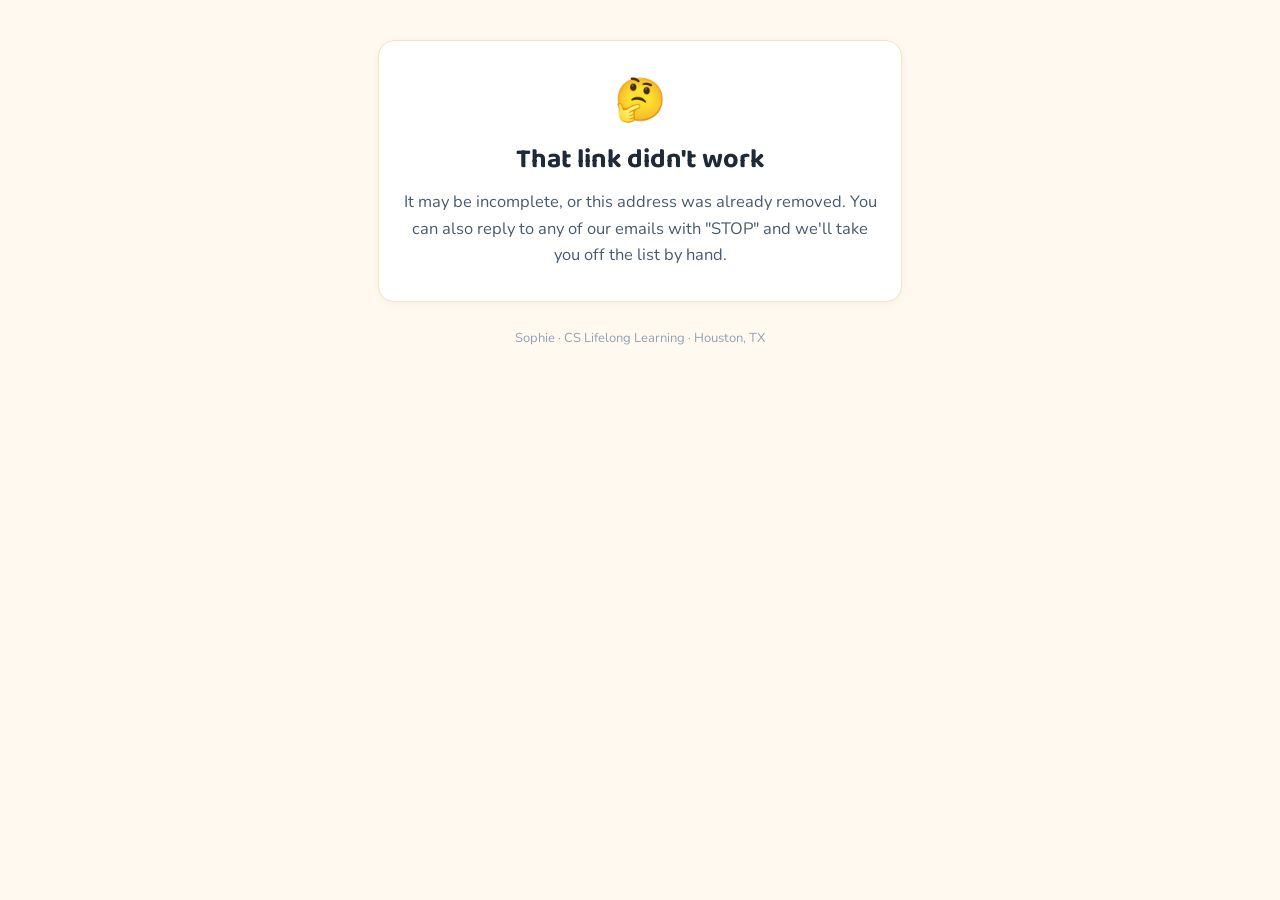
<file: unsubscribe.html>
<!DOCTYPE html>
<html lang="en">
<head>
<meta charset="UTF-8">
<meta name="viewport" content="width=device-width, initial-scale=1.0">
<title>Unsubscribe — Python Quest emails</title>
<link rel="preconnect" href="https://fonts.googleapis.com">
<link rel="preconnect" href="https://fonts.gstatic.com" crossorigin>
<link href="https://fonts.googleapis.com/css2?family=Baloo+2:wght@600;700;800&family=Nunito:wght@400;600;700&display=swap" rel="stylesheet">
<style>
  * { box-sizing: border-box; }
  body { margin: 0; font-family: "Nunito", system-ui, -apple-system, "Segoe UI", sans-serif; background: #FFF9F0; color: #1E2A3A; font-size: 16.5px; line-height: 1.6; }
  .wrap { max-width: 560px; margin: 0 auto; padding: 40px 18px 52px; }
  .card { background: #fff; border: 1px solid #F1E4C8; border-radius: 16px; padding: 26px 22px; box-shadow: 0 2px 8px rgba(120, 84, 10, .06); text-align: center; }
  h1 { font-family: "Baloo 2", "Nunito", sans-serif; font-size: 27px; margin: 4px 0 8px; }
  .icon { font-size: 42px; }
  p { color: #4A5B70; margin: 6px 0; }
  .btn { display: inline-block; border: 0; cursor: pointer; background: #FFD43B; color: #4A3800; font-family: "Baloo 2", sans-serif; font-size: 17px; font-weight: 700; padding: 12px 26px; border-radius: 12px; margin-top: 16px; text-decoration: none; }
  .btn:hover { background: #F5C61D; }
  .btn:disabled { opacity: .55; cursor: default; }
  .hidden { display: none; }
  .micro { font-size: 12.5px; color: #93A1B3; margin-top: 16px; }
  footer { text-align: center; color: #93A1B3; font-size: 13px; margin-top: 26px; }
  a { color: #2B6CB0; font-weight: 700; }
</style>
</head>
<body>
<div class="wrap">
  <div class="card" id="confirm-card">
    <div class="icon">🐍</div>
    <h1>Stop Python Quest emails?</h1>
    <p>Click the button below and we'll stop sending emails to the address this link was sent to. No hard feelings — the free game stays yours either way.</p>
    <button class="btn" id="unsub-btn">Yes, unsubscribe me</button>
    <p class="micro">Changed your mind already? Just close this page — nothing happens until you click.</p>
  </div>

  <div class="card hidden" id="done-card">
    <div class="icon">✅</div>
    <h1>You're unsubscribed</h1>
    <p id="done-text">Done — you won't receive Python Quest emails anymore.</p>
    <p class="micro">The free game is always here if you'd like to come back: <a href="./parents.html">Python Quest for Parents</a></p>
  </div>

  <div class="card hidden" id="error-card">
    <div class="icon">🤔</div>
    <h1>That link didn't work</h1>
    <p>It may be incomplete, or this address was already removed. You can also reply to any of our emails with "STOP" and we'll take you off the list by hand.</p>
  </div>

  <footer>Sophie · CS Lifelong Learning · Houston, TX</footer>
</div>

<script>
  var SUPABASE_URL = 'https://delpcanykrobigufyomd.supabase.co';
  var ANON_KEY = 'eyJhbGciOiJIUzI1NiIsInR5cCI6IkpXVCJ9.eyJpc3MiOiJzdXBhYmFzZSIsInJlZiI6ImRlbHBjYW55a3JvYmlndWZ5b21kIiwicm9sZSI6ImFub24iLCJpYXQiOjE3OTQ3OTc4ODQsImV4cCI6MjExMDM3Mzg4NH0.d6wZSQH0LZ8Z85FPKrtRumEmh5C0pgQSI8S8ET7znF4';
  var token = new URLSearchParams(location.search).get('t');
  var btn = document.getElementById('unsub-btn');
  function show(id) {
    ['confirm-card', 'done-card', 'error-card'].forEach(function (x) {
      document.getElementById(x).classList.toggle('hidden', x !== id);
    });
  }
  if (!token) { show('error-card'); }
  btn.addEventListener('click', function () {
    btn.disabled = true; btn.textContent = 'One moment…';
    fetch(SUPABASE_URL + '/rest/v1/rpc/unsubscribe_lead', {
      method: 'POST',
      headers: { 'apikey': ANON_KEY, 'Authorization': 'Bearer ' + ANON_KEY, 'Content-Type': 'application/json' },
      body: JSON.stringify({ p_token: token })
    }).then(function (r) { return r.json(); }).then(function (rows) {
      if (rows && rows.length && rows[0].email) {
        document.getElementById('done-text').textContent = 'Done — ' + rows[0].email + " won't receive Python Quest emails anymore.";
        show('done-card');
      } else { show('error-card'); }
    }).catch(function () { show('error-card'); });
  });
</script>
</body>
</html>
</file>
<file: styles.css>
:root{font-family:Inter,ui-sans-serif,system-ui,-apple-system,BlinkMacSystemFont,"Segoe UI",sans-serif;color:#192b43;background:#f6f8fd;font-synthesis:none}*{box-sizing:border-box}body{margin:0;min-height:100vh}button,input{font:inherit}.topbar{background:white;border-bottom:1px solid #e5ebf4;padding:16px max(20px,calc((100vw - 920px)/2));display:flex;align-items:center;justify-content:space-between;gap:14px}.brand{display:flex;align-items:center;gap:9px;font-size:21px}.edition{font-size:11px;border:1px solid #dfe7f5;border-radius:20px;padding:5px 8px;color:#5e6d81;font-weight:600;margin-left:8px}.score-pill{background:#fff7df;border:1px solid #fbe4a3;border-radius:24px;padding:8px 12px;font-weight:750;white-space:nowrap}main{max-width:900px;margin:0 auto;padding:36px 18px 76px;min-height:calc(100vh - 145px)}h1{font-size:clamp(28px,4.6vw,42px);letter-spacing:-.04em;margin:0 0 12px}h2{font-size:23px;letter-spacing:-.03em;margin:0 0 12px}h3{margin:0 0 8px}p{line-height:1.55;margin:0 0 14px}.muted{color:#65758b}.eyebrow{font-size:12px;letter-spacing:.08em;text-transform:uppercase;color:#497db7;font-weight:800;margin-bottom:10px}.hero{padding:24px 0 26px}.cards{display:grid;grid-template-columns:repeat(2,minmax(0,1fr));gap:14px}.card{background:white;border:1px solid #e3eaf4;border-radius:18px;padding:20px;box-shadow:0 7px 22px rgba(25,45,80,.035)}.card h3{font-size:18px}.card.active{border:2px solid #5b92ec}.card.selected{border-color:#3978da;background:#f3f8ff}.week-card{display:flex;flex-direction:column;gap:8px}.week-card .emoji{font-size:31px}.tag{display:inline-flex;background:#eff4ff;color:#315c94;border-radius:30px;padding:5px 9px;font-weight:750;font-size:12px;max-width:max-content}.tag.green{background:#e8f8ed;color:#21733c}.tag.gold{background:#fff4d8;color:#8b630e}.tag.red{background:#fce9ea;color:#a72f3b}.section-title{margin:25px 0 14px}.btn{appearance:none;border:1px solid #cfd9ea;background:#fff;color:#234a78;border-radius:11px;padding:11px 15px;cursor:pointer;font-weight:750;transition:transform .1s,background .1s}.btn:hover{background:#edf4ff}.btn:active{transform:scale(.98)}.btn:focus-visible,.option:focus-visible,input:focus-visible{outline:3px solid #f1ad45;outline-offset:3px}.btn.primary{background:#2f72d6;color:#fff;border-color:#2f72d6}.btn.primary:hover{background:#235db3}.btn:disabled{opacity:.42;cursor:not-allowed}.btn.block{width:100%}.btn-row{display:flex;flex-wrap:wrap;gap:10px;margin-top:18px}.btn-row .btn{flex:1}.card .btn{margin-top:auto}.small{font-size:13px}.progress{height:9px;background:#e7edf5;border-radius:99px;overflow:hidden;margin:12px 0 8px}.progress>div{height:100%;background:#4b9c74;transition:width .2s}.pill-row{display:flex;flex-wrap:wrap;gap:10px}.kpi-row{display:grid;grid-template-columns:repeat(3,1fr);gap:11px}.kpi{text-align:center;border-radius:13px;padding:18px;background:white;border:1px solid #e3eaf4}.kpi b{font-size:27px;display:block}.difficulty-grid{display:grid;grid-template-columns:repeat(3,1fr);gap:12px}.question-panel{max-width:680px;margin:0 auto}.question-meta{display:flex;justify-content:space-between;align-items:center;gap:10px}.code{display:block;white-space:pre-wrap;overflow-wrap:anywhere;background:#182638;color:#d8ecff;border-radius:13px;padding:20px;line-height:1.55;font-size:15px;font-family:ui-monospace,SFMono-Regular,Menlo,Consolas,monospace;margin:14px 0}.option{display:flex;align-items:center;gap:14px;width:100%;text-align:left;background:white;border:1px solid #dce5f1;border-radius:12px;padding:13px 16px;margin:9px 0;cursor:pointer;color:#263951}.option:hover{border-color:#8db5f0}.option[aria-pressed=true]{background:#eef5ff;border:2px solid #3171cf;padding:12px 15px}.option .letter{display:inline-flex;align-items:center;justify-content:center;background:#ecf2f9;border-radius:7px;width:29px;height:29px;font-weight:800;flex-shrink:0}.answer-input{width:100%;padding:13px;border:1px solid #b9cce5;border-radius:10px;margin:8px 0}.feedback{padding:16px;border-radius:12px;background:#eff8f0;border:1px solid #bbdfbd;margin-top:15px}.feedback.wrong{background:#fff6e9;border-color:#f3d8a4}.feedback strong{display:block;margin-bottom:8px}.feedback p{margin:0}.hint{margin-top:10px;padding:12px;background:#eff4fc;border-radius:10px}.split{display:flex;align-items:center;justify-content:space-between;gap:15px}.choice-text{flex:1;white-space:pre-wrap}.big-emoji{font-size:46px;line-height:1.2}.result{text-align:center;max-width:650px;margin:0 auto}.result h1{margin:14px 0}.stars{font-size:30px;letter-spacing:5px}.footnote{font-size:12px;color:#64758b;margin-top:22px}footer{text-align:center;color:#7b8ba0;font-size:12px;padding:22px}a{color:#2366bc}.empty{padding:35px;text-align:center}.back{border:none;background:transparent;cursor:pointer;padding:0;margin-bottom:22px;color:#3b6cab;font-weight:750}.status-line{margin:9px 0;color:#5c6e84;font-size:13px}@media(max-width:640px){.topbar{padding:14px 16px}.edition{display:none}.cards,.difficulty-grid{grid-template-columns:1fr}.kpi-row{grid-template-columns:1fr 1fr}.card{padding:17px}.brand{font-size:18px}main{padding-top:22px}.question-panel{max-width:100%}}

.header-actions{display:flex;align-items:center;gap:12px}
.player-switch{border:1px solid #dbe4f2;background:#fff;border-radius:18px;padding:8px 11px;color:#355a84;font-weight:700;cursor:pointer;max-width:220px;overflow:hidden;text-overflow:ellipsis;white-space:nowrap}
.player-switch:hover{background:#edf4ff}
.player-switch:focus-visible{outline:3px solid #f1ad45;outline-offset:3px}
.welcome{max-width:530px;margin:45px auto;padding:34px;text-align:center}
.welcome form{text-align:left;display:flex;flex-direction:column;gap:10px;margin-top:24px}
.welcome .answer-input{margin:0 0 8px}
.welcome label{font-weight:750;font-size:14px}
.answer-input{font-family:inherit;line-height:1.5}
@media(max-width:640px){.header-actions{gap:6px}.player-switch{max-width:125px;font-size:12px}.welcome{margin:14px auto;padding:22px}.score-pill{padding:7px;font-size:12px}}

/* Week 1 guided code trace — expands the existing question code panel */
.trace-toggle{margin:-2px 0 17px;font-size:13px;border-color:#aec8ed;background:#eef5ff}
.trace-shell{border:1px solid #cdddf1;border-radius:14px;overflow:hidden;margin:14px 0 18px;background:#fbfdff}
.trace-titlebar{display:flex;align-items:center;justify-content:space-between;gap:8px;padding:10px 14px;border-bottom:1px solid #dfe8f5;color:#24466d;font-size:14px}
.trace-close{font-size:12px;padding:6px 9px}
.trace-layout{display:grid;grid-template-columns:minmax(0,1.25fr) minmax(180px,1fr)}
.trace-panel-title{font-size:12px;font-weight:800;letter-spacing:.05em;text-transform:uppercase;color:#66809f;margin-bottom:10px}
.trace-code-panel{background:#182638;min-width:0;padding:14px 8px}
.trace-code-panel .trace-panel-title{color:#a7bad1;padding-left:12px}
.trace-code{font:13px/1.6 ui-monospace,SFMono-Regular,Menlo,Consolas,monospace;color:#daebff;overflow-x:auto}
.trace-line{display:flex;align-items:baseline;gap:8px;white-space:pre;padding:6px 8px;border-left:3px solid transparent;border-radius:4px;min-width:max-content}
.trace-line-active{background:#344962;border-left-color:#f6c05d}
.trace-arrow{color:#ffcf63;font-weight:900;width:12px;flex-shrink:0}
.trace-lineno{color:#8096ae;font-size:11px;width:18px;text-align:right;flex-shrink:0}
.trace-source{white-space:pre}
.trace-state-panel{padding:14px;min-width:0;display:flex;flex-direction:column}
.trace-vars{display:flex;flex-direction:column;gap:7px;min-height:80px}
.trace-variable{display:flex;align-items:center;flex-wrap:wrap;gap:7px;background:#f0f5fb;border:1px solid #e0eafa;border-radius:8px;padding:8px}
.trace-variable-changed{border-color:#e6c96a;background:#fff8df}
.trace-var-name{color:#235c9f;font:700 13px ui-monospace,monospace}
.trace-var-name::after{content:' =';color:#7b8b9a}
.trace-var-value{color:#253c54;font:700 13px ui-monospace,monospace;word-break:break-word}
.trace-var-tag{font-size:10px;color:#825f12;background:#ffe9ac;border-radius:20px;padding:3px 6px;font-weight:800}
.trace-empty{color:#8595a8;font-size:12px}
.trace-output-title{margin-top:16px}
.trace-output{background:#eaf1f8;border-radius:8px;min-height:46px;padding:10px;overflow-wrap:anywhere}
.trace-output pre{white-space:pre-wrap;word-break:break-word;font:13px/1.5 ui-monospace,monospace;margin:0}
.trace-error{color:#9d2636;background:#fff0f0;border:1px solid #f2cbd1;border-radius:8px;padding:8px;margin-top:10px;font-size:12px;overflow-wrap:anywhere}
.trace-narration{padding:12px 14px 3px;border-top:1px solid #dfe8f5}
.trace-stepcount{font-size:11px;text-transform:uppercase;letter-spacing:.06em;color:#5376a1;font-weight:800;margin-bottom:5px}
.trace-narration p{font-size:14px}
.trace-controls{display:flex;flex-wrap:wrap;gap:8px;padding:5px 14px 10px}
.trace-controls .btn{font-size:12px;padding:9px 12px;flex:1}
.trace-footnote{color:#74859b;font-size:11px;margin:0;padding:0 14px 12px}
@media(max-width:600px){
 .trace-layout{grid-template-columns:minmax(0,1fr)}
 .trace-code-panel{padding:12px 8px}
 .trace-state-panel{padding:12px}
 .trace-vars{min-height:34px}
 .trace-line{font-size:12px}
 .trace-controls .btn{min-width:120px}
}

/* Make each trace step's teaching note easy for children to find. */
.trace-explanation-label{color:#bd273a;font-weight:850;margin-right:3px}
.trace-narration p{line-height:1.65}

/* Four difficulties; keep cards readable on smaller screens. */
.difficulty-grid{grid-template-columns:repeat(2,minmax(0,1fr))}
@media(max-width:640px){.difficulty-grid{grid-template-columns:1fr}}

/* A quiet, accessible verdict paired with each actual condition-evaluation step. */
.trace-condition{border-radius:10px;padding:11px 12px;margin-top:14px;border:1px solid transparent}
.trace-condition-pass{background:#e9f8ee;border-color:#b5e4c2;color:#176c39}
.trace-condition-fail{background:#fff0f1;border-color:#f2c0c6;color:#a52238}
.trace-condition-label{font-size:11px;letter-spacing:.06em;text-transform:uppercase;font-weight:850;margin-bottom:7px}
.trace-condition-result{display:flex;align-items:center;gap:9px;font-size:15px}
.trace-condition-icon{width:27px;height:27px;display:inline-flex;align-items:center;justify-content:center;border-radius:50%;color:white;background:#25944b;font-size:18px;font-weight:900;flex-shrink:0}
.trace-condition-fail .trace-condition-icon{background:#d13e50}
.trace-condition-action{display:block;font-size:12px;margin-top:2px;font-weight:600}
.trace-condition-expression{display:block;margin-top:8px;font:12px/1.45 ui-monospace,SFMono-Regular,Menlo,monospace;overflow-wrap:anywhere;color:inherit}

/* Inline execution verdict: anchored to the exact active source line. */
.trace-inline-check{display:inline-flex;align-items:center;gap:5px;margin-left:13px;padding:3px 8px;border-radius:7px;font:700 11px/1.45 ui-monospace,SFMono-Regular,Menlo,Consolas,monospace;white-space:nowrap}
.trace-inline-pass{background:#e4f6e9;color:#146835}
.trace-inline-fail{background:#fff0f0;color:#a52135}
.trace-inline-symbol{display:inline-flex;align-items:center;justify-content:center;width:17px;height:17px;border-radius:50%;font-size:13px;color:white;background:#258e48;flex-shrink:0}
.trace-inline-fail .trace-inline-symbol{background:#cf3e50}
.trace-inline-values{color:inherit}
.trace-inline-decision{font:700 10px/1.4 ui-sans-serif,system-ui,sans-serif;opacity:.88}
.trace-line{gap:7px}
.trace-line-active{min-width:max-content}

/* v0.6.3: full-width inline code trace. No Variables/Output sidebar. */
.trace-code-full{width:100%;padding:15px 12px 18px;overflow:hidden}
.trace-code-full .trace-panel-title{padding-left:13px}
.trace-code-full .trace-code{overflow-x:auto;max-width:100%}
.trace-code-full .trace-line{width:100%;min-width:max-content;display:flex;align-items:center;gap:8px}
.trace-code-full .trace-source{white-space:pre;flex-shrink:0}
.trace-inline-annotations{display:inline-flex;flex-wrap:wrap;align-items:center;justify-content:flex-end;gap:6px;margin-left:auto;padding-left:15px;white-space:normal;max-width:65%}
.trace-inline-tag{display:inline-flex;align-items:center;padding:4px 8px;border-radius:7px;font:700 12px/1.5 ui-monospace,SFMono-Regular,Menlo,Consolas,monospace;white-space:pre-wrap;word-break:break-word}
.trace-inline-value{background:#fff0c4;color:#4a3108}
.trace-inline-output{background:#e0edff;color:#173e82}
.trace-inline-call{background:#ddd8ff;color:#37257c}
.trace-inline-pass{background:#dff5e7;color:#165b34}
.trace-inline-fail{background:#ffe1e4;color:#902033}
.trace-inline-muted{background:#34475d;color:#d5e3f3}
.trace-code-ready{padding:11px 14px 3px;color:#a3b8cf;font-size:12px}
@media(max-width:600px){
 .trace-code-full{padding:12px 7px}
 .trace-code-full .trace-line{gap:5px;font-size:12px}
 .trace-inline-annotations{padding-left:9px;max-width:70%}
 .trace-inline-tag{font-size:11px;padding:3px 6px}
}

/* Keep navigation controls stationary as short explanations change. */
.trace-narration p{line-height:1.6;min-height:4.8em}

/* v0.6.4: wider practice space and persistent inline variable positions.
   Flex wrapping belongs to each individual code row, not the entire code panel. */
main{max-width:1180px}
.topbar{padding-left:max(20px,calc((100vw - 1200px)/2));padding-right:max(20px,calc((100vw - 1200px)/2))}
.question-panel{max-width:1100px}
.trace-code-full .trace-code{overflow-x:visible}
.trace-code-full .trace-line,
.trace-code-full .trace-line-active{
  min-width:0;
  width:100%;
  display:flex;
  flex-wrap:wrap;
  align-items:baseline;
  column-gap:8px;
  row-gap:7px;
}
.trace-code-full .trace-source{
  flex:0 1 auto;
  min-width:0;
  max-width:100%;
  white-space:pre-wrap;
  overflow-wrap:anywhere;
}
.trace-code-full .trace-inline-annotations{
  display:flex;
  flex:1 1 220px;
  min-width:0;
  max-width:none;
  flex-wrap:wrap;
  justify-content:flex-start;
  align-items:center;
  gap:7px;
  margin-left:10px;
  padding-left:0;
  white-space:normal;
}
.trace-code-full .trace-inline-annotations:empty{display:none}
.trace-code-full .trace-inline-tag{max-width:100%;white-space:normal;overflow-wrap:anywhere}
@media(max-width:640px){
 main{padding-left:12px;padding-right:12px}
 .question-panel{max-width:100%}
 .trace-code-full .trace-line{row-gap:5px}
 .trace-code-full .trace-inline-annotations{flex-basis:180px;margin-left:0}
 .trace-code-full .trace-source{font-size:12px}
}

/* v0.6.6 — one shared walkthrough layout for all 80 cards:
   navigation -> code -> output -> explanation. */
.trace-toolbar{
  display:flex;align-items:center;gap:16px;justify-content:space-between;
  background:#f8faff;padding:12px 14px;border-bottom:1px solid #dfe8f5;
}
.trace-toolbar .trace-stepcount{margin:0;white-space:nowrap;flex-shrink:0}
.trace-toolbar .trace-controls{padding:0;flex:1;max-width:580px;justify-content:flex-end}
.trace-toolbar .trace-controls .btn{min-width:0}
.trace-output-section{
  padding:14px 15px 12px;
  border-top:1px solid #dfe8f5;
  border-bottom:1px solid #dfe8f5;
  background:#f5f8fd;
}
.trace-output-label{font-size:11px;letter-spacing:.08em;text-transform:uppercase;font-weight:800;color:#5376a1;margin-bottom:8px}
.trace-output-content{
  margin:0;min-height:44px;padding:11px 12px;
  background:#eaf1f8;color:#18304b;border-radius:9px;
  white-space:pre-wrap;overflow-wrap:anywhere;
  font:13px/1.5 ui-monospace,SFMono-Regular,Menlo,Consolas,monospace;
}
.trace-output-section + .trace-narration{border-top:0;padding:13px 15px 4px}
@media(max-width:700px){
 .trace-toolbar{flex-direction:column;align-items:stretch;gap:9px}
 .trace-toolbar .trace-controls{width:100%;max-width:none}
 .trace-toolbar .trace-controls .btn{font-size:11px;padding:9px 7px}
}

/* Explain intermediate arithmetic without confusing it with function calls. */
.trace-inline-calc{background:#d6edff;color:#15456f}

.bonus-hint{margin:0 0 12px;padding:10px 12px;background:#fff7df;border:1px solid #fbe4a3;border-radius:10px;font-weight:650;color:#7a5a10}

/* Public total-XP leaderboard (home screen, published site only) */
.leaderboard{padding:18px 20px}
.lb-row{display:flex;align-items:center;gap:12px;padding:8px 10px;border-bottom:1px solid #edf1f6;font-size:16px}
.lb-row:last-child{border-bottom:0}
.lb-rank{width:34px;text-align:center;font-size:18px;font-weight:700}
.lb-name{flex:1;font-weight:600;overflow:hidden;text-overflow:ellipsis;white-space:nowrap}
.lb-xp{font-weight:700;color:#b8860b;white-space:nowrap}
.lb-me{background:#fff7e0;border-radius:10px}

.badge-card{cursor:pointer}
.badge-card:hover{border-color:#b9c8e8}
</file>
